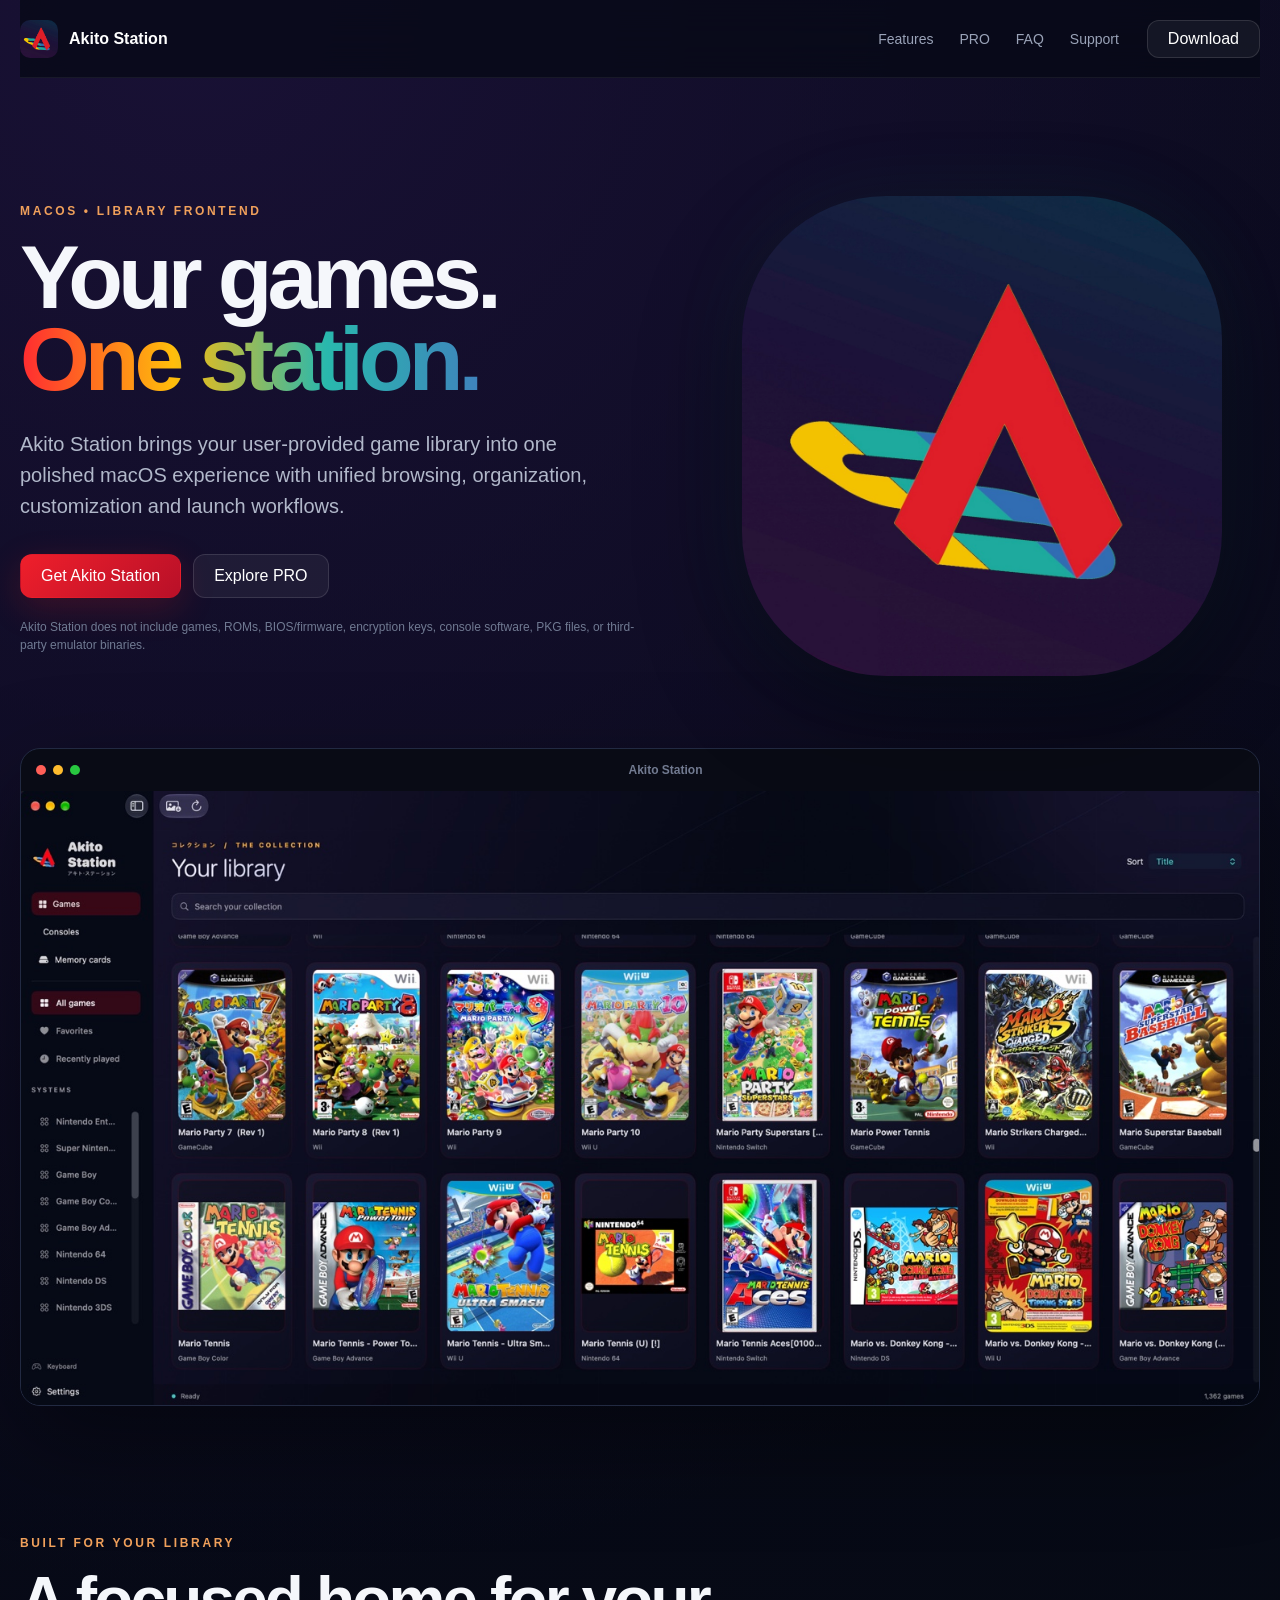
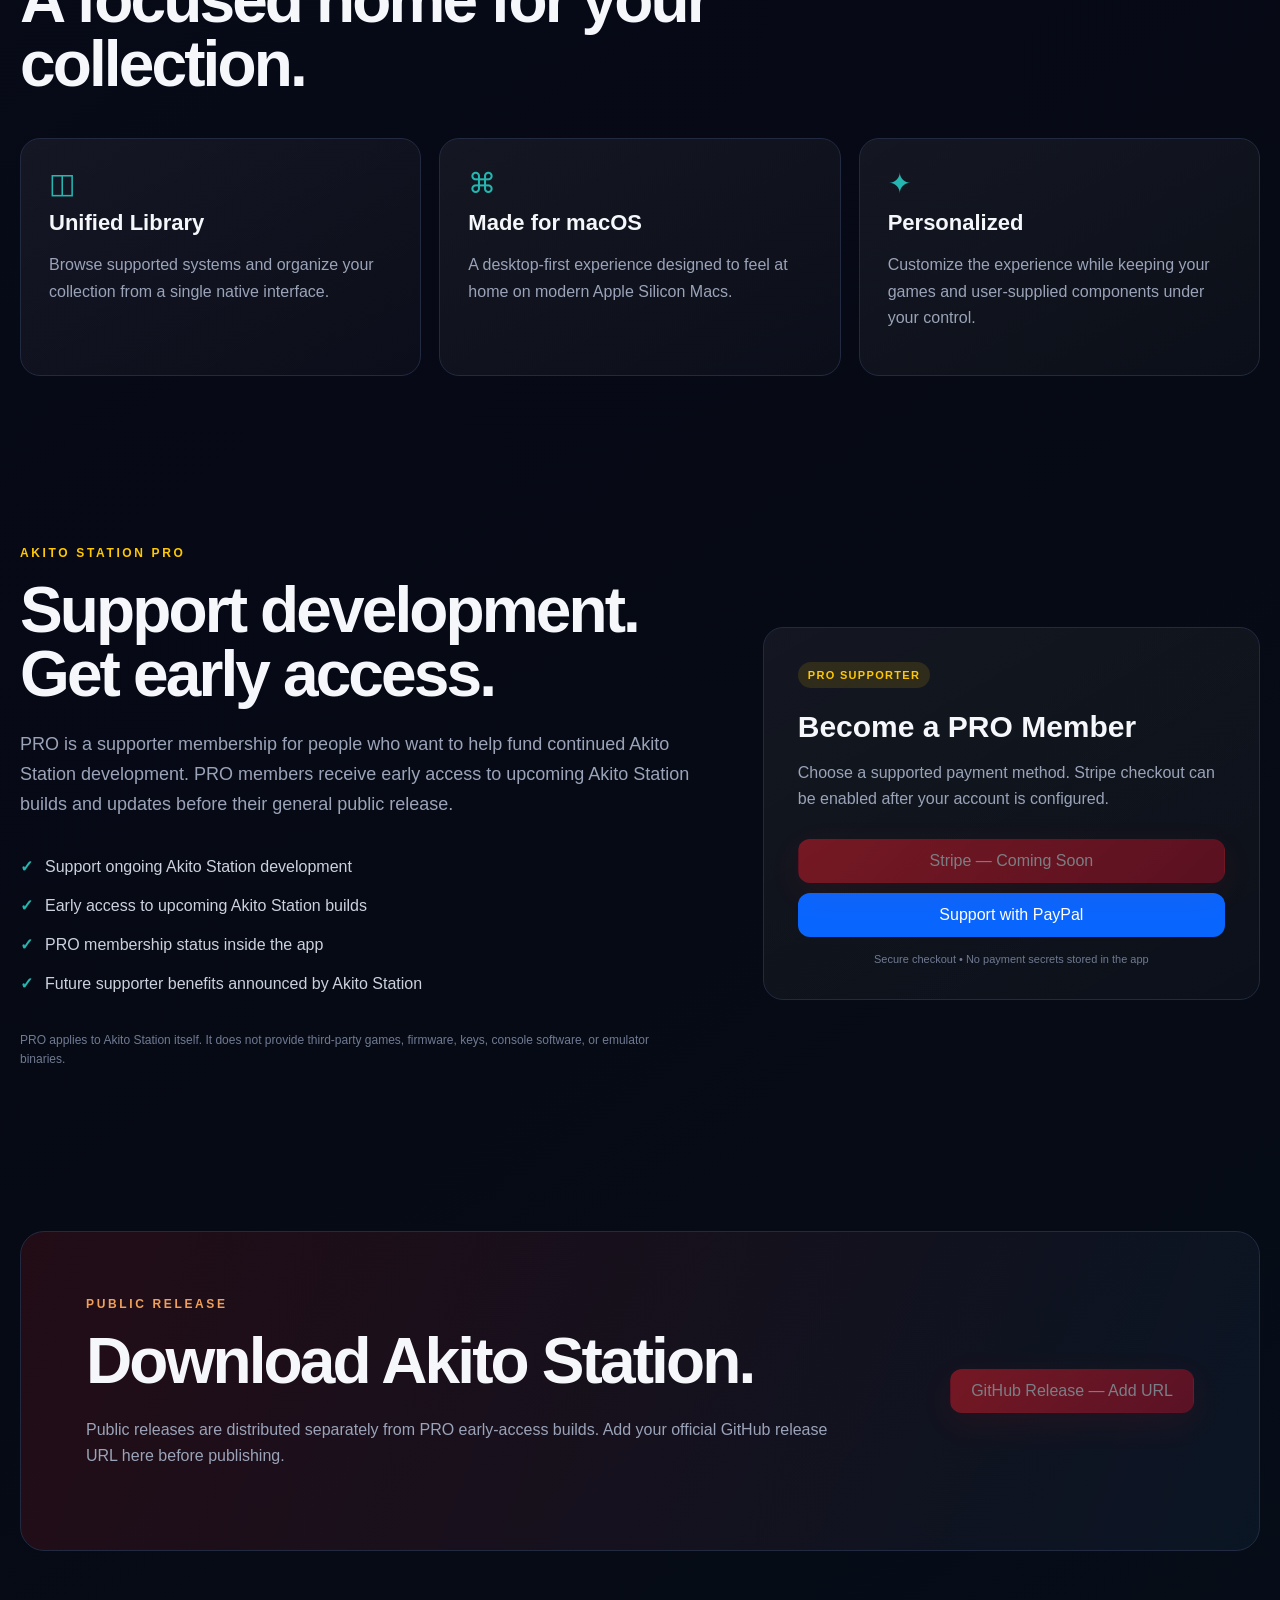
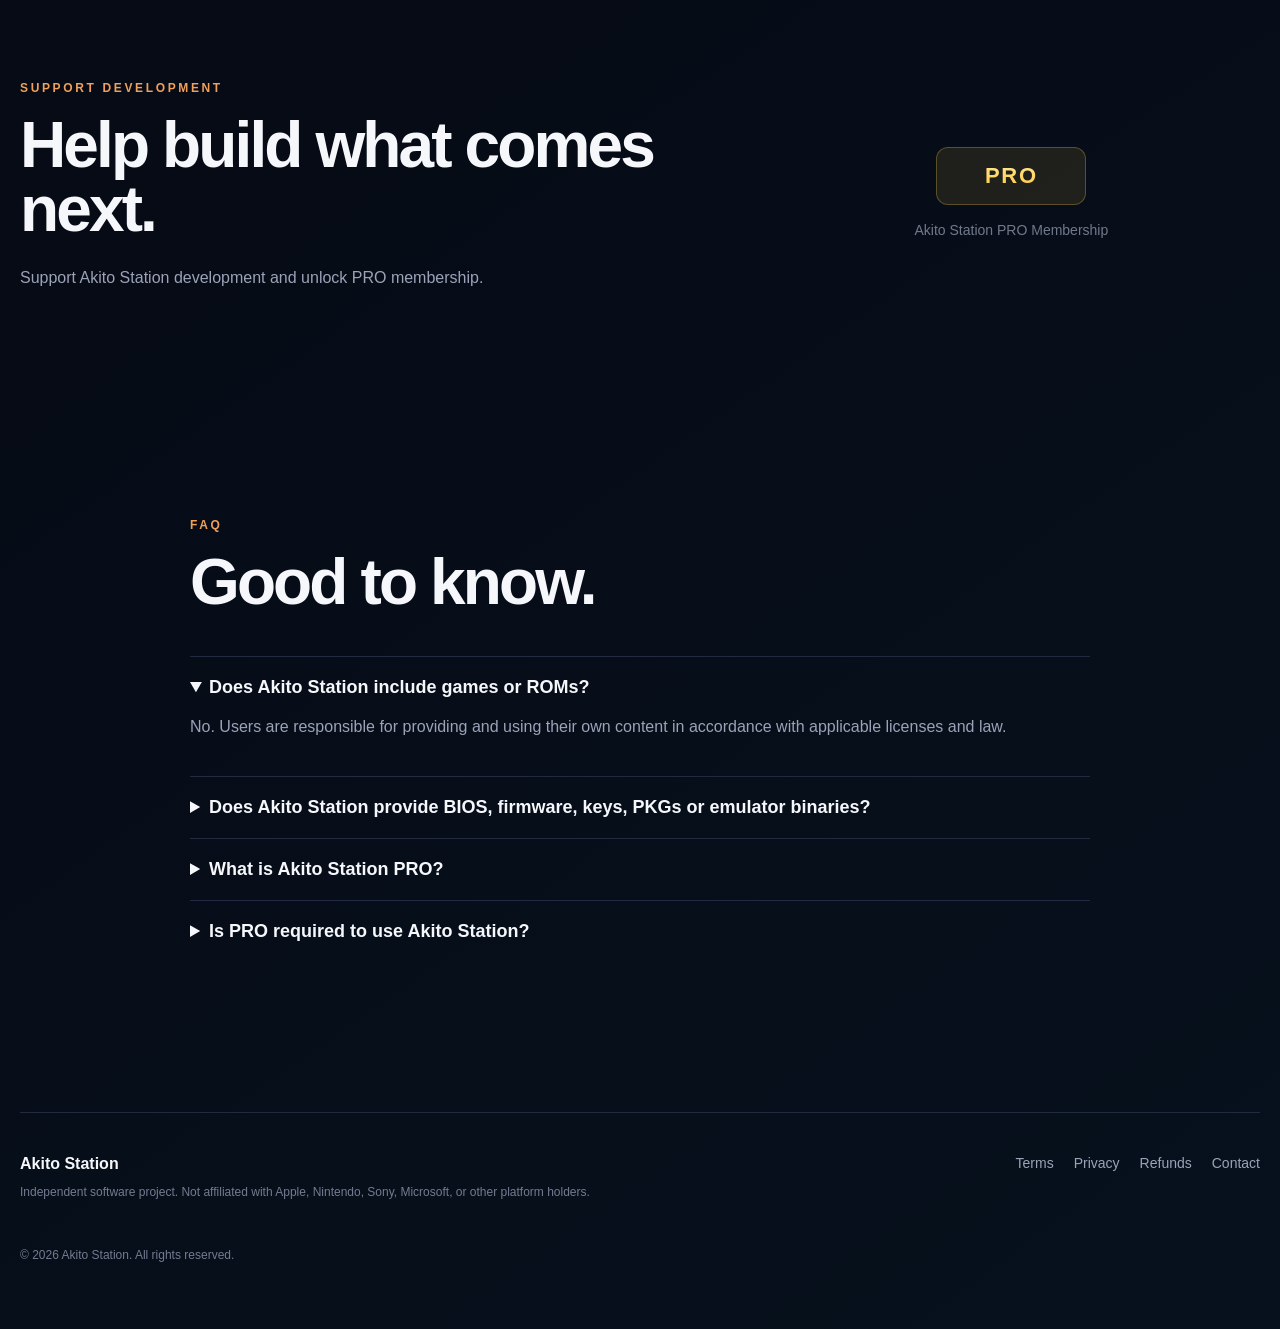
<file: index.html>
<!doctype html>
<html lang="en">
<head>
  <meta charset="utf-8" />
  <meta name="viewport" content="width=device-width,initial-scale=1" />
  <meta name="description" content="Akito Station is a macOS game library frontend built around a clean, unified experience for user-provided games and runtimes." />
  <title>Akito Station — Your library, one station.</title>
  <link rel="stylesheet" href="styles.css?v=2" />
</head>
<body>
  <header class="nav shell">
    <a class="brand" href="#top" aria-label="Akito Station home">
      <img src="assets/akito-logo.jpg" alt="Akito Station logo" />
      <span>Akito Station</span>
    </a>
    <nav aria-label="Main navigation">
      <a href="#features">Features</a><a href="#pro">PRO</a><a href="#faq">FAQ</a><a href="#support">Support</a>
    </nav>
    <a class="button ghost" href="#download">Download</a>
  </header>

  <main id="top">
    <section class="hero shell">
      <div class="hero-copy">
        <div class="eyebrow">MACOS • LIBRARY FRONTEND</div>
        <h1>Your games.<br><span>One station.</span></h1>
        <p>Akito Station brings your user-provided game library into one polished macOS experience with unified browsing, organization, customization and launch workflows.</p>
        <div class="actions"><a class="button primary" href="#download">Get Akito Station</a><a class="button secondary" href="#pro">Explore PRO</a></div>
        <p class="micro">Akito Station does not include games, ROMs, BIOS/firmware, encryption keys, console software, PKG files, or third-party emulator binaries.</p>
      </div>
      <div class="mark-wrap"><img class="mark" src="assets/akito-logo.jpg" alt="Akito Station A logo" /></div>
    </section>

    <section class="showcase shell">
      <div class="window-bar"><span></span><span></span><span></span><b>Akito Station</b></div>
      <img src="assets/library.jpg" alt="Akito Station game library interface" />
    </section>

    <section id="features" class="section shell">
      <div class="section-heading"><div class="eyebrow">BUILT FOR YOUR LIBRARY</div><h2>A focused home for your collection.</h2></div>
      <div class="cards">
        <article><div class="icon">◫</div><h3>Unified Library</h3><p>Browse supported systems and organize your collection from a single native interface.</p></article>
        <article><div class="icon">⌘</div><h3>Made for macOS</h3><p>A desktop-first experience designed to feel at home on modern Apple Silicon Macs.</p></article>
        <article><div class="icon">✦</div><h3>Personalized</h3><p>Customize the experience while keeping your games and user-supplied components under your control.</p></article>
      </div>
    </section>

    <section id="pro" class="section shell pro-grid">
      <div>
        <div class="eyebrow gold">AKITO STATION PRO</div>
        <h2>Support development.<br>Get early access.</h2>
        <p>PRO is a supporter membership for people who want to help fund continued Akito Station development. PRO members receive early access to upcoming Akito Station builds and updates before their general public release.</p>
        <ul class="ticks"><li>Support ongoing Akito Station development</li><li>Early access to upcoming Akito Station builds</li><li>PRO membership status inside the app</li><li>Future supporter benefits announced by Akito Station</li></ul>
        <p class="micro">PRO applies to Akito Station itself. It does not provide third-party games, firmware, keys, console software, or emulator binaries.</p>
      </div>
      <aside class="pro-card">
        <div class="pill">PRO SUPPORTER</div><h3>Become a PRO Member</h3><p>Choose a supported payment method. Stripe checkout can be enabled after your account is configured.</p>
        <button class="button primary full" disabled>Stripe — Coming Soon</button>
        <a class="button paypal full" href="https://akito-station-backend.onrender.com/auth/login">Support with PayPal</a>
        <div class="secure">Secure checkout • No payment secrets stored in the app</div>
      </aside>
    </section>

    <section id="download" class="section shell download">
      <div><div class="eyebrow">PUBLIC RELEASE</div><h2>Download Akito Station.</h2><p>Public releases are distributed separately from PRO early-access builds. Add your official GitHub release URL here before publishing.</p></div>
      <a class="button primary disabled-link" href="#" aria-disabled="true">GitHub Release — Add URL</a>
    </section>

    <section id="support" class="section shell support-grid">
      <div><div class="eyebrow">SUPPORT DEVELOPMENT</div><h2>Help build what comes next.</h2><p>Support Akito Station development and unlock PRO membership.</p></div>
      <div class="pro-web-card">
  <a class="akito-pro-button" href="https://akito-station-backend.onrender.com/auth/login" aria-label="Akito Station PRO">
    <span>PRO</span>
  </a>
  <p class="pro-web-caption">Akito Station PRO Membership</p>
</div>
    </section>

    <section id="faq" class="section shell faq">
      <div class="section-heading"><div class="eyebrow">FAQ</div><h2>Good to know.</h2></div>
      <details open><summary>Does Akito Station include games or ROMs?</summary><p>No. Users are responsible for providing and using their own content in accordance with applicable licenses and law.</p></details>
      <details><summary>Does Akito Station provide BIOS, firmware, keys, PKGs or emulator binaries?</summary><p>No. The public distribution does not provide those materials. Where third-party components are required, users must obtain and use them independently and lawfully.</p></details>
      <details><summary>What is Akito Station PRO?</summary><p>PRO is a supporter membership that helps fund development and provides early access to upcoming Akito Station builds and updates before general public release.</p></details>
      <details><summary>Is PRO required to use Akito Station?</summary><p>No. Akito Station has a public release separate from the optional PRO supporter membership.</p></details>
    </section>
  </main>

  <footer class="footer shell">
    <div><strong>Akito Station</strong><p>Independent software project. Not affiliated with Apple, Nintendo, Sony, Microsoft, or other platform holders.</p></div>
    <div class="footer-links"><a href="terms.html">Terms</a><a href="privacy.html">Privacy</a><a href="refunds.html">Refunds</a><a href="contact.html">Contact</a></div>
    <p class="copyright">© <span id="year"></span> Akito Station. All rights reserved.</p>
  </footer>
  <script src="script.js"></script>
</body>
</html>
</file>
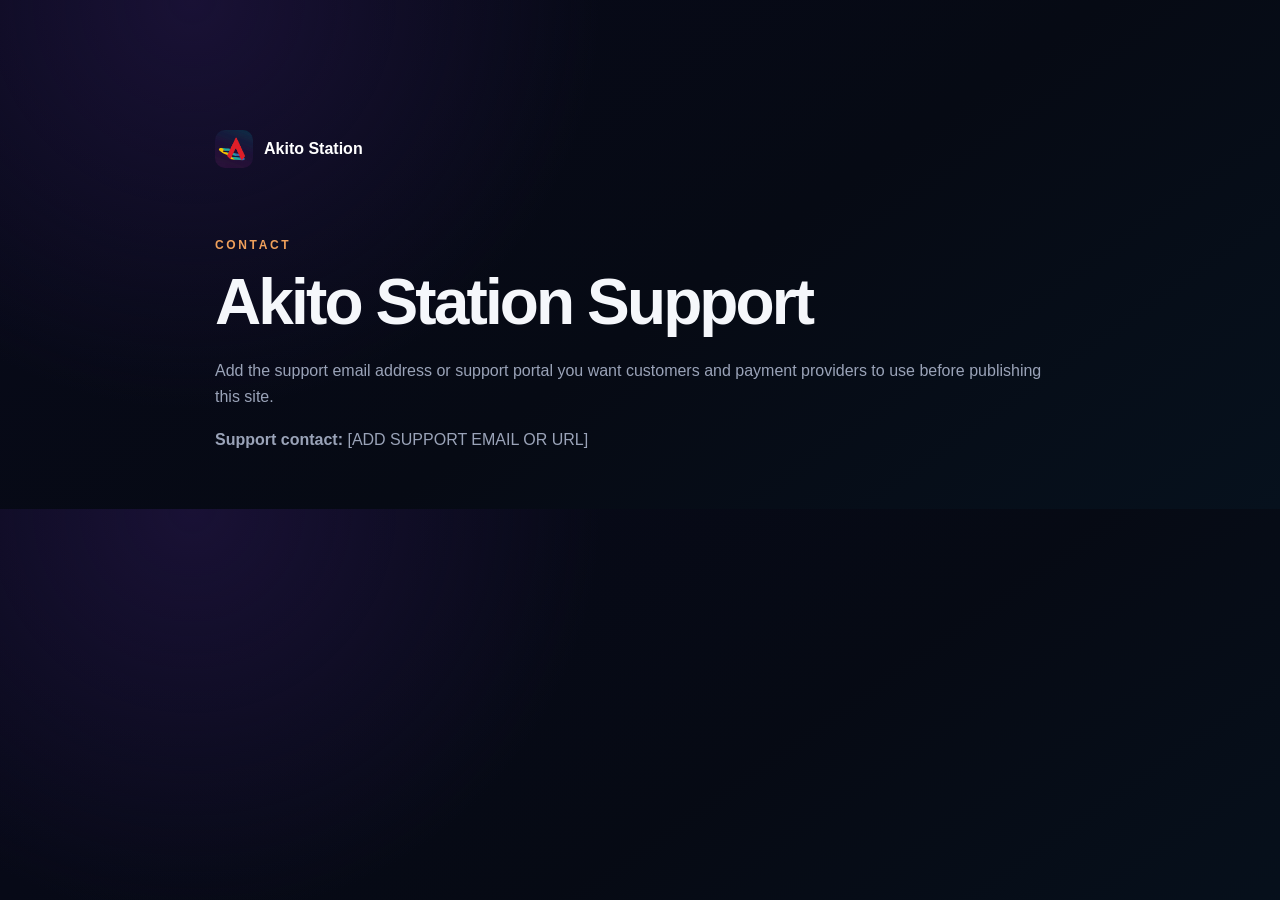
<file: contact.html>
<!doctype html><html lang="en"><head><meta charset="utf-8"><meta name="viewport" content="width=device-width"><title>Contact — Akito Station</title><link rel="stylesheet" href="styles.css"></head><body><main class="section shell" style="max-width:850px"><a class="brand" href="index.html"><img src="assets/akito-logo.jpg" alt=""><span>Akito Station</span></a><div style="height:70px"></div><div class="eyebrow">CONTACT</div><h2>Akito Station Support</h2><p>Add the support email address or support portal you want customers and payment providers to use before publishing this site.</p><p><strong>Support contact:</strong> [ADD SUPPORT EMAIL OR URL]</p></main></body></html>
</file>
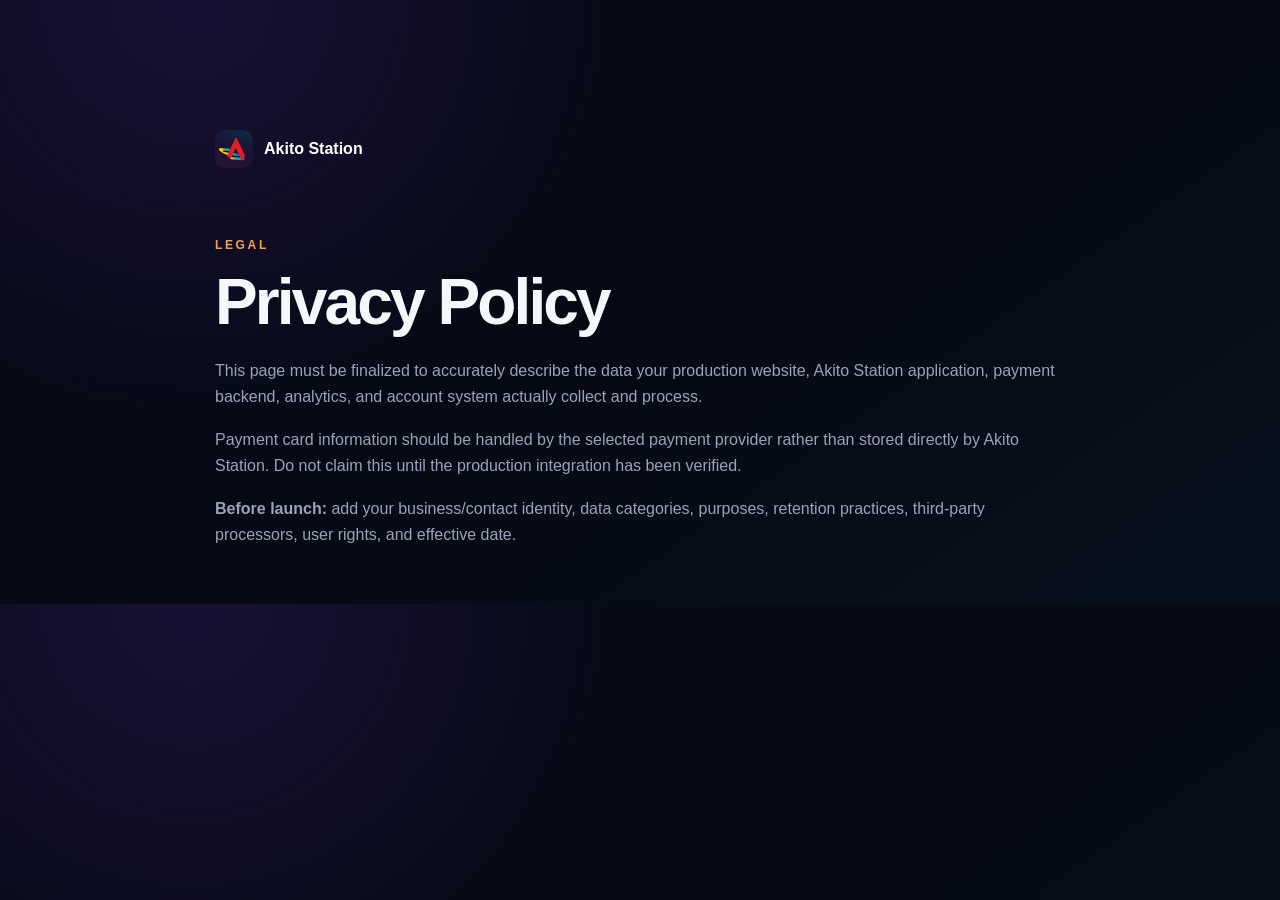
<file: privacy.html>
<!doctype html><html lang="en"><head><meta charset="utf-8"><meta name="viewport" content="width=device-width"><title>Privacy — Akito Station</title><link rel="stylesheet" href="styles.css"></head><body><main class="section shell" style="max-width:850px"><a class="brand" href="index.html"><img src="assets/akito-logo.jpg" alt=""><span>Akito Station</span></a><div style="height:70px"></div><div class="eyebrow">LEGAL</div><h2>Privacy Policy</h2><p>This page must be finalized to accurately describe the data your production website, Akito Station application, payment backend, analytics, and account system actually collect and process.</p><p>Payment card information should be handled by the selected payment provider rather than stored directly by Akito Station. Do not claim this until the production integration has been verified.</p><p><strong>Before launch:</strong> add your business/contact identity, data categories, purposes, retention practices, third-party processors, user rights, and effective date.</p></main></body></html>
</file>
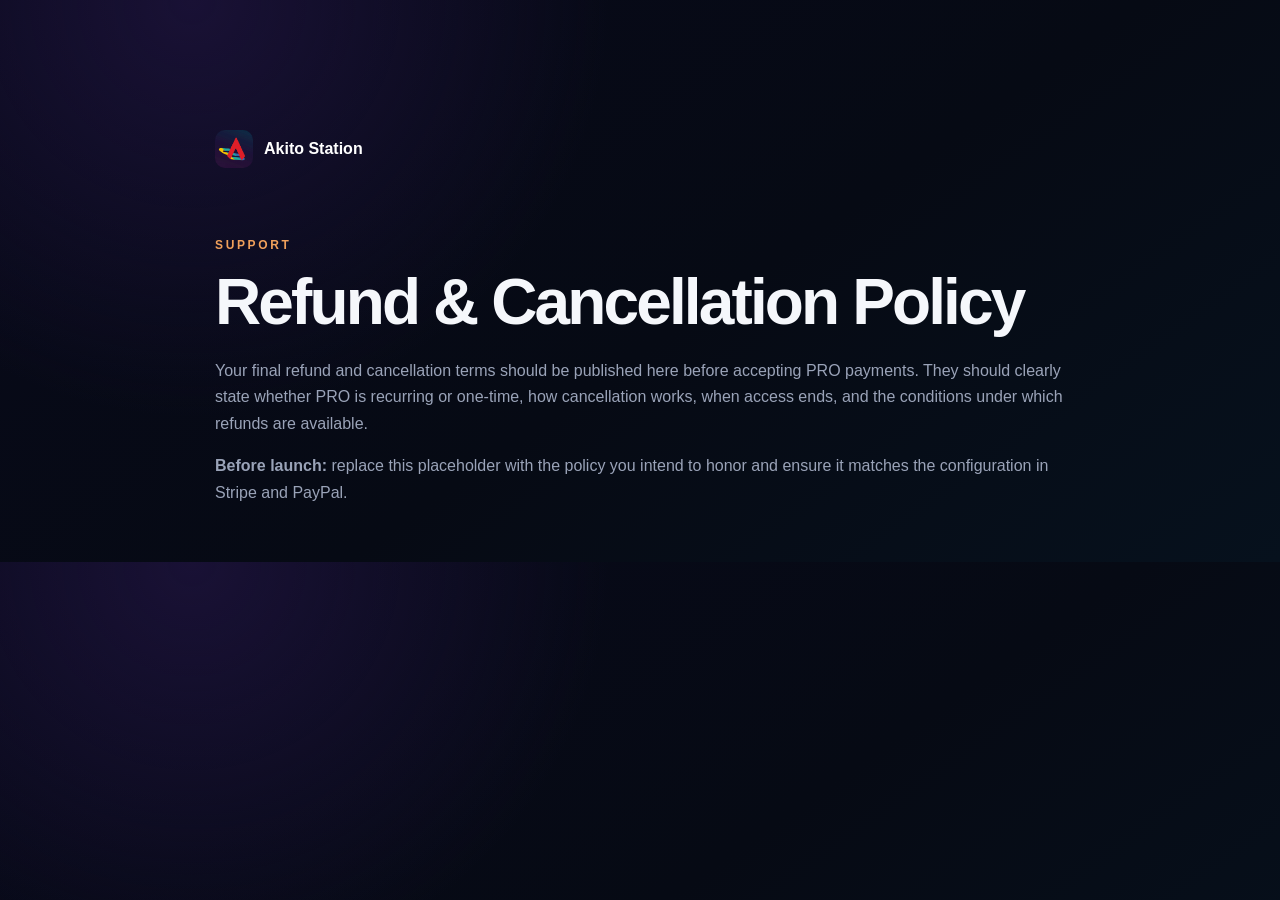
<file: refunds.html>
<!doctype html><html lang="en"><head><meta charset="utf-8"><meta name="viewport" content="width=device-width"><title>Refunds — Akito Station</title><link rel="stylesheet" href="styles.css"></head><body><main class="section shell" style="max-width:850px"><a class="brand" href="index.html"><img src="assets/akito-logo.jpg" alt=""><span>Akito Station</span></a><div style="height:70px"></div><div class="eyebrow">SUPPORT</div><h2>Refund & Cancellation Policy</h2><p>Your final refund and cancellation terms should be published here before accepting PRO payments. They should clearly state whether PRO is recurring or one-time, how cancellation works, when access ends, and the conditions under which refunds are available.</p><p><strong>Before launch:</strong> replace this placeholder with the policy you intend to honor and ensure it matches the configuration in Stripe and PayPal.</p></main></body></html>
</file>
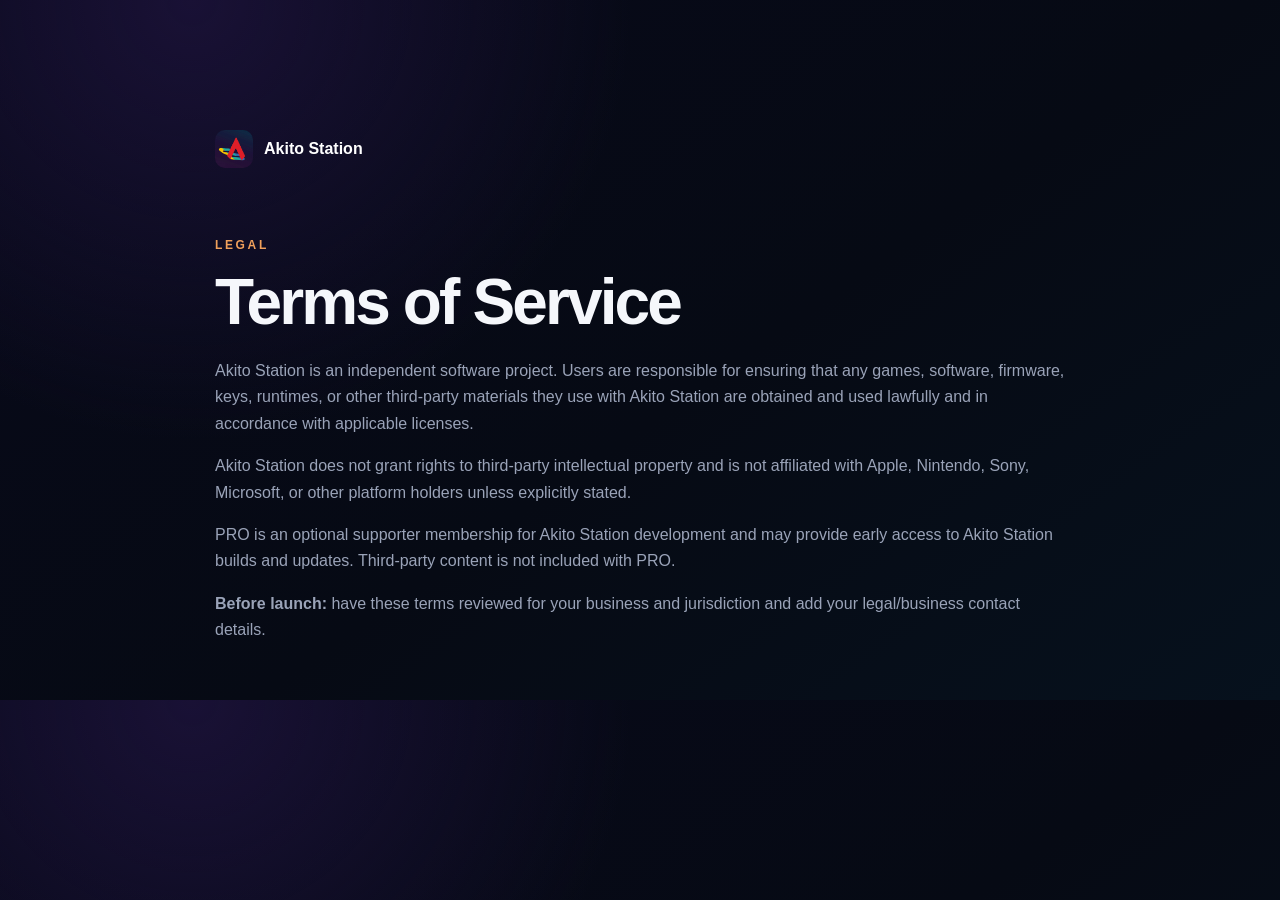
<file: terms.html>
<!doctype html><html lang="en"><head><meta charset="utf-8"><meta name="viewport" content="width=device-width"><title>Terms — Akito Station</title><link rel="stylesheet" href="styles.css"></head><body><main class="section shell" style="max-width:850px"><a class="brand" href="index.html"><img src="assets/akito-logo.jpg" alt=""><span>Akito Station</span></a><div style="height:70px"></div><div class="eyebrow">LEGAL</div><h2>Terms of Service</h2><p>Akito Station is an independent software project. Users are responsible for ensuring that any games, software, firmware, keys, runtimes, or other third-party materials they use with Akito Station are obtained and used lawfully and in accordance with applicable licenses.</p><p>Akito Station does not grant rights to third-party intellectual property and is not affiliated with Apple, Nintendo, Sony, Microsoft, or other platform holders unless explicitly stated.</p><p>PRO is an optional supporter membership for Akito Station development and may provide early access to Akito Station builds and updates. Third-party content is not included with PRO.</p><p><strong>Before launch:</strong> have these terms reviewed for your business and jurisdiction and add your legal/business contact details.</p></main></body></html>
</file>
<file: styles.css>
:root{--bg:#070916;--panel:#0e1223;--panel2:#12172a;--text:#f5f7fb;--muted:#9aa3b8;--line:#222a42;--red:#ed1c24;--cyan:#24b6b0;--blue:#357bb8;--gold:#ffc800;--max:1240px}*{box-sizing:border-box}html{scroll-behavior:smooth}body{margin:0;background:radial-gradient(circle at 15% 0%,#191135 0,transparent 34%),linear-gradient(145deg,#08091a 0%,#060a14 55%,#06111d 100%);color:var(--text);font-family:-apple-system,BlinkMacSystemFont,"SF Pro Display","Segoe UI",sans-serif}.shell{width:min(var(--max),calc(100% - 40px));margin:auto}.nav{height:78px;display:flex;align-items:center;gap:28px;position:sticky;top:0;z-index:20;background:rgba(7,9,22,.78);backdrop-filter:blur(18px);border-bottom:1px solid rgba(255,255,255,.06)}.brand{display:flex;align-items:center;gap:11px;color:white;text-decoration:none;font-weight:800}.brand img{width:38px;height:38px;border-radius:10px;object-fit:cover}.nav nav{display:flex;gap:26px;margin-left:auto}.nav nav a,.footer a{color:var(--muted);text-decoration:none;font-size:14px}.nav nav a:hover,.footer a:hover{color:white}.button{display:inline-flex;align-items:center;justify-content:center;min-height:44px;padding:0 20px;border-radius:12px;text-decoration:none;font-weight:750;border:1px solid transparent;color:white;font:inherit;cursor:pointer}.primary{background:linear-gradient(135deg,#ef1f2b,#b81028);box-shadow:0 10px 35px rgba(237,28,36,.2)}.secondary,.ghost{background:rgba(255,255,255,.055);border-color:rgba(255,255,255,.12)}.ghost{min-height:38px}.hero{min-height:670px;display:grid;grid-template-columns:1.05fr .95fr;align-items:center;gap:70px;padding-top:45px}.eyebrow{font-size:12px;letter-spacing:.22em;font-weight:850;color:#f0a05b;margin-bottom:18px}.gold{color:var(--gold)}h1{font-size:clamp(56px,7vw,100px);line-height:.92;letter-spacing:-.055em;margin:0 0 28px}h1 span{background:linear-gradient(90deg,#ff2a31,#ffbd0b,#29b8ad,#3f83bd);-webkit-background-clip:text;color:transparent}.hero-copy>p{font-size:20px;line-height:1.55;color:#b1b8ca;max-width:680px}.actions{display:flex;gap:12px;margin:32px 0 20px}.micro{font-size:12px!important;color:#707a92!important;line-height:1.55!important}.mark-wrap{display:flex;justify-content:center}.mark{width:min(480px,100%);aspect-ratio:1;border-radius:30%;object-fit:cover;box-shadow:0 35px 100px rgba(0,0,0,.45),0 0 80px rgba(41,184,173,.08)}.showcase{border:1px solid var(--line);border-radius:20px;overflow:hidden;background:#090b15;box-shadow:0 35px 100px rgba(0,0,0,.4)}.showcase img{width:100%;display:block}.window-bar{height:42px;display:flex;align-items:center;gap:7px;padding:0 15px;color:#727b91;font-size:12px}.window-bar span{width:10px;height:10px;border-radius:50%;background:#3a4051}.window-bar span:first-child{background:#ff5f57}.window-bar span:nth-child(2){background:#febc2e}.window-bar span:nth-child(3){background:#28c840}.window-bar b{margin:auto;font-weight:600}.section{padding-top:130px;padding-bottom:40px}.section-heading{max-width:700px;margin-bottom:42px}h2{font-size:clamp(38px,5vw,66px);line-height:1;letter-spacing:-.045em;margin:0 0 24px}h3{font-size:22px;margin:10px 0}.section p{color:var(--muted);line-height:1.65}.cards{display:grid;grid-template-columns:repeat(3,1fr);gap:18px}.cards article,.pro-card,.qr-card{background:linear-gradient(150deg,rgba(255,255,255,.055),rgba(255,255,255,.018));border:1px solid var(--line);border-radius:20px;padding:28px}.icon{font-size:28px;color:var(--cyan)}.pro-grid,.support-grid{display:grid;grid-template-columns:1.15fr .85fr;gap:70px;align-items:center}.pro-grid>div>p{font-size:18px}.ticks{padding:0;list-style:none;margin:28px 0}.ticks li{padding:10px 0;color:#cbd1df}.ticks li:before{content:"✓";color:var(--cyan);font-weight:900;margin-right:12px}.pro-card{padding:34px}.pill{display:inline-block;padding:7px 10px;border-radius:999px;background:rgba(255,200,0,.12);color:var(--gold);font-size:11px;font-weight:850;letter-spacing:.12em}.pro-card h3{font-size:30px;margin-top:22px}.full{width:100%;margin-top:10px}.paypal{background:#0866ff}.secure{text-align:center;color:#707a92;font-size:11px;margin-top:16px}.pro-card button:disabled{opacity:.45;cursor:not-allowed}.download{display:flex;align-items:center;justify-content:space-between;gap:40px;padding:65px;margin-top:110px;background:linear-gradient(110deg,rgba(237,28,36,.12),rgba(53,123,184,.08));border:1px solid var(--line);border-radius:24px}.download>div{max-width:750px}.disabled-link{opacity:.45;pointer-events:none}.support-grid{padding-bottom:80px}.qr-card{max-width:390px;justify-self:end;padding:16px;background:white}.qr-card img{width:100%;display:block;border-radius:12px}.faq{max-width:900px}.faq details{border-top:1px solid var(--line);padding:20px 0}.faq summary{cursor:pointer;font-size:18px;font-weight:750}.faq details p{padding-right:40px}.footer{margin-top:110px;border-top:1px solid var(--line);padding:42px 0 55px;display:grid;grid-template-columns:1fr auto;gap:25px}.footer p{color:#737c91;font-size:12px;max-width:600px}.footer-links{display:flex;gap:20px}.copyright{grid-column:1/-1}@media(max-width:820px){.nav nav{display:none}.hero{grid-template-columns:1fr;padding-top:90px;padding-bottom:80px}.mark-wrap{order:-1}.mark{width:220px}.cards,.pro-grid,.support-grid{grid-template-columns:1fr}.download{display:block;padding:32px}.download .button{margin-top:18px}.qr-card{justify-self:start}.footer{grid-template-columns:1fr}.section{padding-top:90px}}


/* Akito Station PRO — mirrors the in-app PRO control */
.pro-web-card {
  display: flex;
  flex-direction: column;
  align-items: center;
  justify-content: center;
  gap: 14px;
  min-height: 220px;
}

.akito-pro-button {
  display: inline-flex;
  align-items: center;
  justify-content: center;
  min-width: 150px;
  padding: 15px 32px;
  border: 1px solid rgba(255, 205, 74, 0.28);
  border-radius: 12px;
  background: rgba(255, 205, 74, 0.10);
  text-decoration: none;
  font: inherit;
  font-size: 22px;
  font-weight: 800;
  letter-spacing: 0.08em;
  transition: transform 160ms ease, background 160ms ease,
              border-color 160ms ease, box-shadow 160ms ease;
}

.akito-pro-button span {
  color: #ffd45f;
  background: linear-gradient(180deg, #ffe891 0%, #ffc93d 100%);
  -webkit-background-clip: text;
  background-clip: text;
  -webkit-text-fill-color: transparent;
}

.akito-pro-button:hover {
  transform: translateY(-2px);
  background: rgba(255, 205, 74, 0.16);
  border-color: rgba(255, 213, 95, 0.52);
  box-shadow: 0 8px 28px rgba(255, 196, 40, 0.12);
}

.akito-pro-button:focus-visible {
  outline: 2px solid #ffd45f;
  outline-offset: 4px;
}

.pro-web-caption {
  margin: 0;
  opacity: 0.72;
  font-size: 14px;
}
</file>
